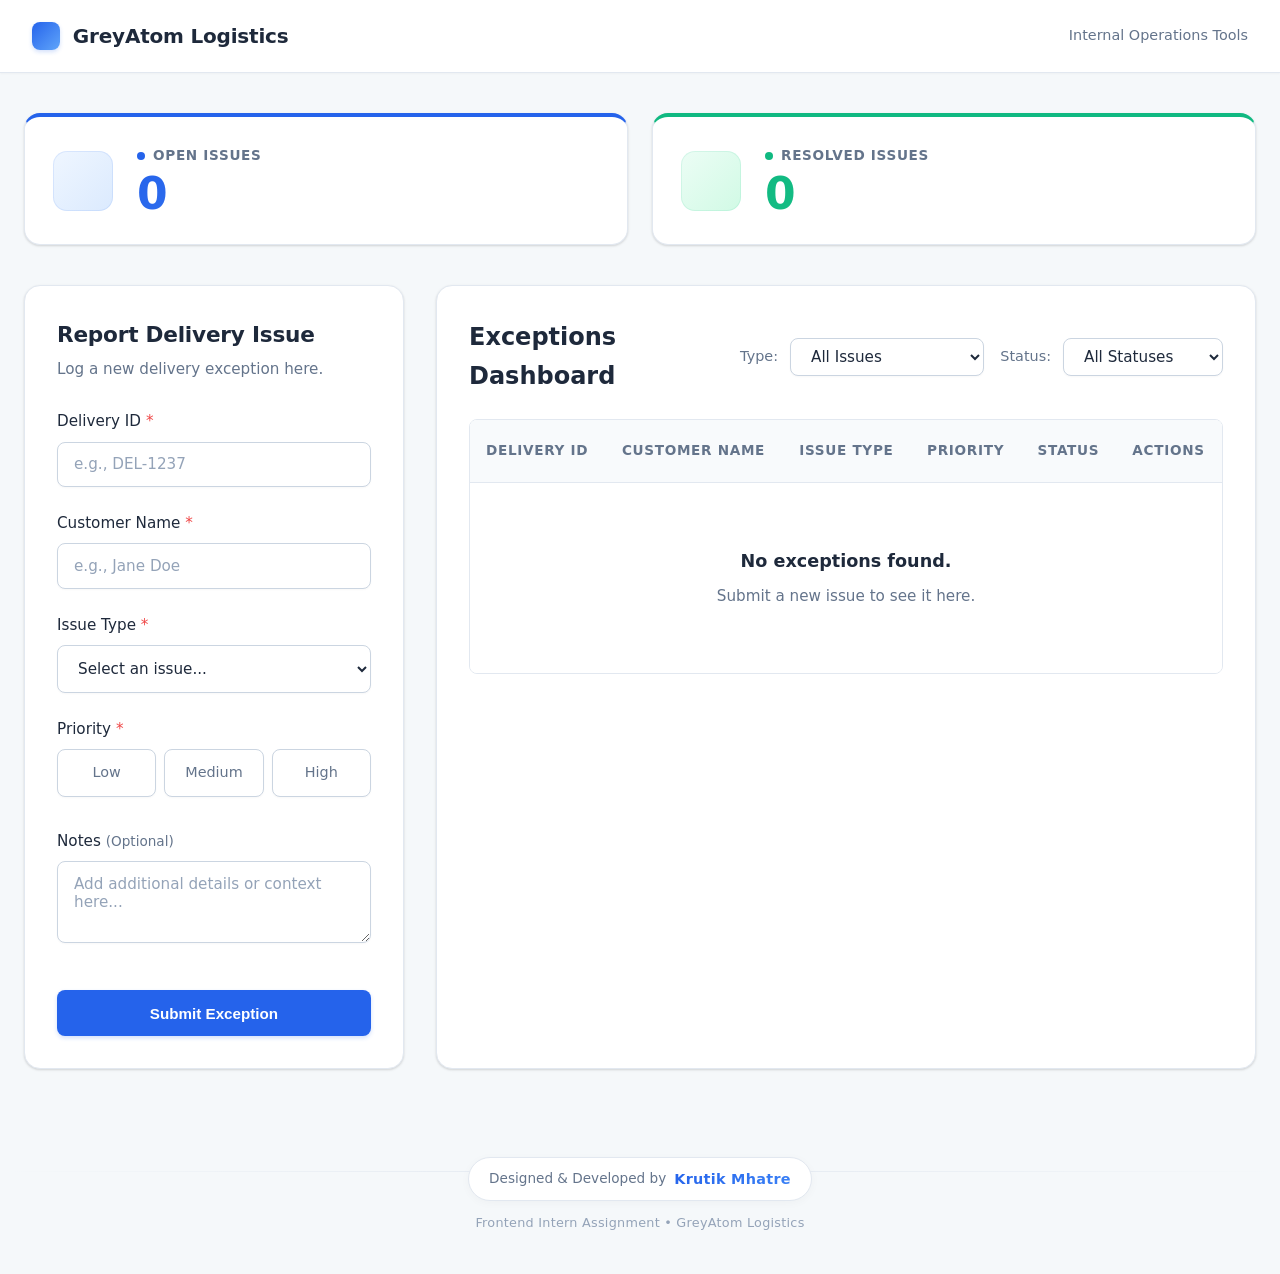
<file: index.html>
<!DOCTYPE html>
<html lang="en">

<head>
    <meta charset="UTF-8">
    <meta name="viewport" content="width=device-width, initial-scale=1.0">
    <title>Delivery Exception Dashboard | GreyAtom Logistics</title>
    <link rel="stylesheet" href="style.css">
</head>

<body>

    <header class="navbar">
        <div class="nav-content">
            <div class="logo-area">
                <div class="logo-icon"></div>
                <h1>GreyAtom Logistics</h1>
            </div>
            <span class="nav-subtitle">Internal Operations Tools</span>
        </div>
    </header>

    <main class="dashboard-container">

        <section class="summary-cards">
            <div class="card open-issues">
                <div class="card-icon blue-icon"></div>
                <div class="card-info">
                    <h3>Open Issues</h3>
                    <p id="open-count">0</p>
                </div>
            </div>

            <div class="card resolved-issues">
                <div class="card-icon green-icon"></div>
                <div class="card-info">
                    <h3>Resolved Issues</h3>
                    <p id="resolved-count">0</p>
                </div>
            </div>
        </section>

        <div class="content-grid">

            <section class="form-section">
                <div class="section-header">
                    <h2>Report Delivery Issue</h2>
                    <p class="subtitle">Log a new delivery exception here.</p>
                </div>

                <form id="exception-form">

                    <div class="form-group">
                        <label for="delivery-id">
                            Delivery ID <span class="required">*</span>
                        </label>

                        <input
                            type="text"
                            id="delivery-id"
                            required
                            pattern="^DEL-\d+$"
                            title="Format must be DEL- followed by numbers (e.g., DEL-1237)"
                            placeholder="e.g., DEL-1237"
                        >
                    </div>

                    <div class="form-group">
                        <label for="customer-name">
                            Customer Name <span class="required">*</span>
                        </label>

                        <input
                            type="text"
                            id="customer-name"
                            required
                            placeholder="e.g., Jane Doe"
                        >
                    </div>

                    <div class="form-group">
                        <label for="issue-type">
                            Issue Type <span class="required">*</span>
                        </label>

                        <select id="issue-type" required>
                            <option value="" disabled selected>Select an issue...</option>
                            <option value="Address Not Found">Address Not Found</option>
                            <option value="Customer Not Available">Customer Not Available</option>
                            <option value="Payment Issue">Payment Issue</option>
                            <option value="Package Damaged">Package Damaged</option>
                        </select>
                    </div>

                    <div class="form-group">
                        <label>
                            Priority <span class="required">*</span>
                        </label>

                        <div class="radio-pill-group">

                            <label class="radio-pill">
                                <input type="radio" name="priority" value="Low" required>
                                <span>Low</span>
                            </label>

                            <label class="radio-pill">
                                <input type="radio" name="priority" value="Medium">
                                <span>Medium</span>
                            </label>

                            <label class="radio-pill">
                                <input type="radio" name="priority" value="High">
                                <span>High</span>
                            </label>

                        </div>
                    </div>

                    <div class="form-group">
                        <label for="notes">
                            Notes <span class="optional">(Optional)</span>
                        </label>

                        <textarea
                            id="notes"
                            rows="3"
                            placeholder="Add additional details or context here..."
                        ></textarea>
                    </div>

                    <button type="submit" class="btn-primary">
                        Submit Exception
                    </button>

                </form>
            </section>

            <section class="table-section">

                <div class="table-header">

                    <div class="table-title">
                        <h2>Exceptions Dashboard</h2>
                    </div>

                    <div class="filters">

                        <div class="filter-group">
                            <label for="filter-type">Type:</label>

                            <select id="filter-type">
                                <option value="All">All Issues</option>
                                <option value="Address Not Found">Address Not Found</option>
                                <option value="Customer Not Available">Customer Not Available</option>
                                <option value="Payment Issue">Payment Issue</option>
                                <option value="Package Damaged">Package Damaged</option>
                            </select>
                        </div>

                        <div class="filter-group">
                            <label for="filter-status">Status:</label>

                            <select id="filter-status">
                                <option value="All">All Statuses</option>
                                <option value="Open">Open</option>
                                <option value="Resolved">Resolved</option>
                            </select>
                        </div>

                    </div>
                </div>

                <div class="table-responsive">

                    <table id="exceptions-table">

                        <thead>
                            <tr>
                                <th>Delivery ID</th>
                                <th>Customer Name</th>
                                <th>Issue Type</th>
                                <th>Priority</th>
                                <th>Status</th>
                                <th>Actions</th>
                            </tr>
                        </thead>

                        <tbody id="table-body">

                            <tr id="empty-state" class="empty-state-row">
                                <td colspan="6">
                                    <div class="empty-state-content">
                                        <p>No exceptions found.</p>
                                        <span>Submit a new issue to see it here.</span>
                                    </div>
                                </td>
                            </tr>

                        </tbody>

                    </table>

                </div>
            </section>

        </div>
    </main>

    <div id="ticket-modal" class="modal-overlay" style="display: none;">

        <div class="modal-content">

            <div class="modal-header">
                <h2>Ticket Details</h2>
                <button id="close-modal" class="btn-close">&times;</button>
            </div>

            <div class="modal-body">

                <div class="detail-group">
                    <span class="detail-label">Delivery ID</span>
                    <strong id="modal-id"></strong>
                </div>

                <div class="detail-group">
                    <span class="detail-label">Customer Name</span>
                    <span id="modal-name"></span>
                </div>

                <div class="detail-group">
                    <span class="detail-label">Issue Type</span>
                    <span id="modal-type"></span>
                </div>

                <div class="detail-group">
                    <span class="detail-label">Priority</span>
                    <span id="modal-priority"></span>
                </div>

                <div class="detail-group">
                    <span class="detail-label">Status</span>
                    <span id="modal-status"></span>
                </div>

                <div class="detail-group full-width">
                    <span class="detail-label">Notes</span>
                    <p id="modal-notes" class="notes-box"></p>
                </div>

            </div>
        </div>
    </div>

    <div id="toast-popup" class="toast-popup toast-success">

        <svg
            xmlns="http://www.w3.org/2000/svg"
            width="20"
            height="20"
            viewBox="0 0 24 24"
            fill="none"
            stroke="currentColor"
            stroke-width="2.5"
            stroke-linecap="round"
            stroke-linejoin="round"
        >
            <path d="M22 11.08V12a10 10 0 1 1-5.93-9.14"></path>
            <polyline points="22 4 12 14.01 9 11.01"></polyline>
        </svg>

        <span id="toast-message">
            Exception submitted successfully!
        </span>

    </div>

    <footer class="site-footer">

        <div class="footer-pill-container">

            <div class="footer-pill">
                <span class="footer-text">Designed & Developed by</span>
                <strong class="author-name">Krutik Mhatre</strong>
            </div>

            <p class="footer-subtext">
                Frontend Intern Assignment &bull; GreyAtom Logistics
            </p>

        </div>

    </footer>

    <script src="script.js"></script>

</body>
</html>
</file>
<file: style.css>
:root {
    --primary-blue: #2563eb;
    --hover-blue: #1d4ed8;

    --bg-main: #f5f8fa;
    --bg-surface: #ffffff;

    --border-light: #e2e8f0;
    --input-border: #cbd5e1;

    --text-main: #1e293b;
    --text-muted: #64748b;

    --success: #10b981;
    --success-bg: #d1fae5;
    --danger: #ef4444;
    --danger-bg: #fee2e2;
    --warning: #f59e0b;
    --warning-bg: #fef3c7;
    --info-bg: #eff6ff;

    --radius-sm: 8px;
    --radius-md: 16px;
    --shadow-sm: 0 1px 3px 0 rgba(0, 0, 0, 0.1), 0 1px 2px 0 rgba(0, 0, 0, 0.06);
    --shadow-md: 0 4px 6px -1px rgba(0, 0, 0, 0.1), 0 2px 4px -1px rgba(0, 0, 0, 0.06);
    --shadow-focus: 0 0 0 4px rgba(37, 99, 235, 0.15);
    --transition: 0.25s ease;
}

* {
    margin: 0;
    padding: 0;
    box-sizing: border-box;
}

body {
    font-family: 'Inter', system-ui, -apple-system, sans-serif;
    background-color: var(--bg-main);
    color: var(--text-main);
    line-height: 1.6;
}

.navbar {
    background-color: var(--bg-surface);
    border-bottom: 1px solid var(--border-light);
    padding: 1.25rem 2rem;
    box-shadow: 0 1px 2px rgba(0, 0, 0, 0.03);
}

.nav-content {
    max-width: 1400px;
    margin: 0 auto;
    display: flex;
    justify-content: space-between;
    align-items: center;
}

.logo-area {
    display: flex;
    align-items: center;
    gap: 0.8rem;
}

.logo-icon {
    width: 28px;
    height: 28px;
    background: linear-gradient(135deg, var(--primary-blue), #60a5fa);
    border-radius: 8px;
    box-shadow: 0 2px 4px rgba(37, 99, 235, 0.2);
}

.navbar h1 {
    font-size: 1.25rem;
    font-weight: 600;
    letter-spacing: -0.01em;
}

.nav-subtitle {
    color: var(--text-muted);
    font-size: 0.9rem;
    font-weight: 500;
}

.dashboard-container {
    max-width: 1400px;
    margin: 2.5rem auto;
    padding: 0 1.5rem;
}

.card, .form-section, .table-section {
    background: var(--bg-surface);
    border-radius: var(--radius-md);
    box-shadow: var(--shadow-sm);
    border: 1px solid var(--border-light);
    transition: box-shadow var(--transition), transform var(--transition);
}

.summary-cards {
    display: flex;
    gap: 1.5rem;
    margin-bottom: 2.5rem;
}

.card {
    padding: 1.75rem;
    flex: 1;
    display: flex;
    align-items: center;
    gap: 1.5rem;
    position: relative;
    overflow: hidden;
}

.open-issues {
    border-top: 4px solid var(--primary-blue);
}

.resolved-issues {
    border-top: 4px solid var(--success);
}

.card:hover {
    transform: translateY(-2px);
    box-shadow: var(--shadow-md);
}

.card-icon {
    width: 60px;
    height: 60px;
    border-radius: 14px;
    display: flex;
    align-items: center;
    justify-content: center;
}

.blue-icon {
    background: linear-gradient(135deg, #eff6ff, #dbeafe);
    box-shadow: inset 0 0 0 1px rgba(37, 99, 235, 0.1);
}

.green-icon {
    background: linear-gradient(135deg, #ecfdf5, #d1fae5);
    box-shadow: inset 0 0 0 1px rgba(16, 185, 129, 0.1);
}

.card-info {
    flex: 1;
}

.card-info h3 {
    font-size: 0.85rem;
    color: var(--text-muted);
    font-weight: 600;
    text-transform: uppercase;
    letter-spacing: 0.05em;
    display: flex;
    align-items: center;
    gap: 0.5rem;
}

.open-issues h3::before {
    content: '';
    display: inline-block;
    width: 8px;
    height: 8px;
    background-color: var(--primary-blue);
    border-radius: 50%;
    animation: pulse-live 2s infinite;
}

.resolved-issues h3::before {
    content: '';
    display: inline-block;
    width: 8px;
    height: 8px;
    background-color: var(--success);
    border-radius: 50%;
}

@keyframes pulse-live {
    0% {
        box-shadow: 0 0 0 0 rgba(37, 99, 235, 0.4);
    }

    70% {
        box-shadow: 0 0 0 6px rgba(37, 99, 235, 0);
    }

    100% {
        box-shadow: 0 0 0 0 rgba(37, 99, 235, 0);
    }
}

.card-info p {
    font-size: 2.75rem;
    font-weight: 800;
    line-height: 1;
    margin-top: 0.35rem;
}

.open-issues p {
    background: linear-gradient(135deg, var(--primary-blue), #60a5fa);
    -webkit-background-clip: text;
    -webkit-text-fill-color: transparent;
}

.resolved-issues p {
    background: linear-gradient(135deg, var(--success), #34d399);
    -webkit-background-clip: text;
    -webkit-text-fill-color: transparent;
}

.content-grid {
    display: grid;
    grid-template-columns: 380px 1fr;
    gap: 2rem;
}

.form-section,
.table-section {
    padding: 2rem;
}

.section-header {
    margin-bottom: 1.75rem;
}

.section-header h2 {
    font-size: 1.35rem;
    font-weight: 600;
    letter-spacing: -0.01em;
}

.subtitle {
    color: var(--text-muted);
    font-size: 0.95rem;
    margin-top: 0.25rem;
}

.form-group {
    margin-bottom: 1.5rem;
}

.form-group label {
    display: block;
    margin-bottom: 0.5rem;
    font-weight: 500;
    font-size: 0.95rem;
}

.required {
    color: var(--danger);
}

.optional {
    color: var(--text-muted);
    font-weight: 400;
    font-size: 0.85rem;
}

input[type="text"],
select,
textarea {
    width: 100%;
    padding: 0.8rem 1rem;
    border: 1px solid var(--input-border);
    border-radius: var(--radius-sm);
    font-size: 0.95rem;
    transition: all var(--transition);
    font-family: inherit;
    background-color: var(--bg-surface);
    color: var(--text-main);
    box-shadow: 0 1px 2px rgba(0, 0, 0, 0.03);
}

input[type="text"]::placeholder,
textarea::placeholder {
    color: #94a3b8;
}

input[type="text"]:hover,
select:hover,
textarea:hover {
    border-color: #94a3b8;
}

input[type="text"]:focus,
select:focus,
textarea:focus {
    outline: none;
    border-color: var(--primary-blue);
    background-color: var(--bg-surface);
    box-shadow: var(--shadow-focus);
}

.radio-pill-group {
    display: flex;
    gap: 0.5rem;
}

.radio-pill {
    flex: 1;
    position: relative;
    cursor: pointer;
}

.radio-pill input {
    position: absolute;
    opacity: 0;
}

.radio-pill span {
    display: block;
    text-align: center;
    padding: 0.7rem;
    border: 1px solid var(--input-border);
    border-radius: var(--radius-sm);
    font-size: 0.9rem;
    font-weight: 500;
    transition: all var(--transition);
    background-color: var(--bg-surface);
    color: var(--text-muted);
    box-shadow: 0 1px 2px rgba(0, 0, 0, 0.03);
}

.radio-pill:hover span {
    border-color: #94a3b8;
}

.radio-pill input:checked + span {
    background-color: var(--info-bg);
    border-color: var(--primary-blue);
    color: var(--primary-blue);
    font-weight: 600;
}

.radio-pill input:focus-visible + span {
    box-shadow: var(--shadow-focus);
}

button {
    cursor: pointer;
    border: none;
    border-radius: var(--radius-sm);
    padding: 0.7rem 1.25rem;
    font-size: 0.95rem;
    font-weight: 500;
    transition: all var(--transition);
}

button:focus-visible {
    outline: none;
    box-shadow: var(--shadow-focus);
}

button:active:not(:disabled) {
    transform: scale(0.98);
}

.btn-primary {
    background-color: var(--primary-blue);
    color: white;
    width: 100%;
    padding: 0.9rem;
    margin-top: 1rem;
    font-weight: 600;
    box-shadow: 0 2px 4px rgba(37, 99, 235, 0.2);
}

.btn-primary:hover {
    background-color: var(--hover-blue);
    box-shadow: 0 4px 6px rgba(37, 99, 235, 0.3);
}

.btn-view {
    background-color: var(--info-bg);
    color: var(--primary-blue);
    margin-right: 0.5rem;
}

.btn-view:hover {
    background-color: #dbeafe;
}

.btn-resolve {
    background-color: var(--success);
    color: white;
    margin-right: 0.5rem;
}

.btn-resolve:hover:not(:disabled) {
    background-color: #059669;
}

.btn-resolve:disabled {
    background-color: #f1f5f9;
    color: #94a3b8;
    cursor: not-allowed;
}

.btn-delete {
    background-color: transparent;
    color: var(--danger);
    border: 1px solid #fca5a5;
}

.btn-delete:hover {
    background-color: var(--danger-bg);
    border-color: var(--danger);
}

.table-header {
    display: flex;
    justify-content: space-between;
    align-items: center;
    margin-bottom: 1.5rem;
}

.filters {
    display: flex;
    gap: 1rem;
}

.filter-group {
    display: flex;
    align-items: center;
    gap: 0.75rem;
}

.filter-group label {
    font-size: 0.9rem;
    font-weight: 500;
    color: var(--text-muted);
}

.filter-group select {
    padding: 0.5rem 2rem 0.5rem 1rem;
    min-width: 160px;
    border: 1px solid var(--input-border);
    border-radius: var(--radius-sm);
    background-color: var(--bg-surface);
    box-shadow: 0 1px 2px rgba(0, 0, 0, 0.03);
}

.filter-group select:hover {
    border-color: #94a3b8;
}

.table-responsive {
    overflow-x: auto;
    border-radius: var(--radius-sm);
    border: 1px solid var(--border-light);
}

table {
    width: 100%;
    border-collapse: collapse;
    background-color: var(--bg-surface);
}

th,
td {
    padding: 1.25rem 1rem;
    text-align: left;
    border-bottom: 1px solid var(--border-light);
    vertical-align: middle;
}

th {
    background-color: #f8fafc;
    font-weight: 600;
    font-size: 0.85rem;
    color: var(--text-muted);
    text-transform: uppercase;
    letter-spacing: 0.05em;
}

tbody tr:not(.empty-state-row) {
    transition: background-color var(--transition);
}

tbody tr:not(.empty-state-row):hover {
    background-color: #f8fafc;
}

.empty-state-row td {
    text-align: center;
    padding: 4rem 1rem;
    border-bottom: none;
}

.empty-state-content p {
    font-weight: 600;
    color: var(--text-main);
    margin-bottom: 0.5rem;
    font-size: 1.1rem;
}

.empty-state-content span {
    font-size: 0.95rem;
    color: var(--text-muted);
}

.badge {
    display: inline-block;
    padding: 0.35rem 0.85rem;
    border-radius: 9999px;
    font-size: 0.8rem;
    font-weight: 600;
}

.badge-High {
    background-color: var(--danger-bg);
    color: #b91c1c;
}

.badge-Medium {
    background-color: var(--warning-bg);
    color: #b45309;
}

.badge-Low {
    background-color: var(--info-bg);
    color: var(--primary-blue);
}

.badge-Open {
    background-color: #f1f5f9;
    color: var(--text-muted);
}

.badge-Resolved {
    background-color: var(--success-bg);
    color: #047857;
}

.resolved-row td {
    background-color: #f8fafc;
    color: var(--text-muted);
}

.resolved-row td:first-child strong {
    color: #94a3b8;
    text-decoration: line-through;
}

.resolved-row .badge-High,
.resolved-row .badge-Medium,
.resolved-row .badge-Low {
    opacity: 0.6;
}

.modal-overlay {
    position: fixed;
    top: 0;
    left: 0;
    right: 0;
    bottom: 0;
    background-color: rgba(15, 23, 42, 0.4);
    backdrop-filter: blur(4px);
    display: flex;
    align-items: center;
    justify-content: center;
    z-index: 1000;
    animation: fadeIn 0.2s ease-out;
}

.modal-content {
    background: var(--bg-surface);
    border-radius: var(--radius-md);
    width: 100%;
    max-width: 550px;
    box-shadow: 0 20px 25px -5px rgba(0, 0, 0, 0.1), 0 10px 10px -5px rgba(0, 0, 0, 0.04);
    border: 1px solid var(--border-light);
    overflow: hidden;
    animation: slideUp 0.3s cubic-bezier(0.16, 1, 0.3, 1);
}

.modal-header {
    display: flex;
    justify-content: space-between;
    align-items: center;
    padding: 1.5rem;
    border-bottom: 1px solid var(--border-light);
    background: var(--bg-main);
}

.modal-header h2 {
    font-size: 1.25rem;
    font-weight: 600;
}

.btn-close {
    background: transparent;
    border: none;
    font-size: 1.75rem;
    color: var(--text-muted);
    padding: 0;
    box-shadow: none;
    line-height: 1;
}

.btn-close:hover {
    color: var(--danger);
    transform: scale(1.1);
}

.modal-body {
    padding: 1.5rem;
    display: grid;
    grid-template-columns: 1fr 1fr;
    gap: 1.5rem;
}

.detail-group {
    display: flex;
    flex-direction: column;
    gap: 0.35rem;
}

.detail-group.full-width {
    grid-column: span 2;
}

.detail-label {
    font-size: 0.75rem;
    color: var(--text-muted);
    text-transform: uppercase;
    letter-spacing: 0.05em;
    font-weight: 700;
}

.detail-group span,
.detail-group strong {
    font-size: 1rem;
    color: var(--text-main);
}

.notes-box {
    background: var(--bg-main);
    padding: 1rem;
    border-radius: var(--radius-sm);
    border: 1px solid var(--border-light);
    font-size: 0.95rem;
    min-height: 80px;
    color: var(--text-main);
}

@keyframes fadeIn {
    from {
        opacity: 0;
    }

    to {
        opacity: 1;
    }
}

@keyframes slideUp {
    from {
        opacity: 0;
        transform: translateY(20px);
    }

    to {
        opacity: 1;
        transform: translateY(0);
    }
}

.toast-popup {
    visibility: hidden;
    position: fixed;
    bottom: 30px;
    right: 30px;
    color: white;
    padding: 1rem 1.5rem;
    border-radius: var(--radius-sm);
    display: flex;
    align-items: center;
    gap: 0.75rem;
    z-index: 2000;
    font-weight: 600;
    font-size: 0.95rem;
    opacity: 0;
    transform: translateY(50px) scale(0.95);
    transition: all 0.4s cubic-bezier(0.175, 0.885, 0.32, 1.275);
}

.toast-success {
    background-color: var(--success);
    box-shadow: 0 10px 15px -3px rgba(16, 185, 129, 0.3), 0 4px 6px -2px rgba(16, 185, 129, 0.15);
}

.toast-danger {
    background-color: var(--danger);
    box-shadow: 0 10px 15px -3px rgba(239, 68, 68, 0.3), 0 4px 6px -2px rgba(239, 68, 68, 0.15);
}

.toast-popup.show {
    visibility: visible;
    opacity: 1;
    transform: translateY(0) scale(1);
}

.site-footer {
    display: flex;
    justify-content: center;
    padding: 3rem 1rem 2.5rem;
    position: relative;
    margin-top: 1rem;
}

.site-footer::before {
    content: '';
    position: absolute;
    top: 3.9rem;
    left: 0;
    right: 0;
    height: 1px;
    background: linear-gradient(90deg, transparent, var(--border-light), transparent);
    z-index: 0;
}

.footer-pill-container {
    display: flex;
    flex-direction: column;
    align-items: center;
    gap: 0.75rem;
    position: relative;
    z-index: 1;
}

.footer-pill {
    display: inline-flex;
    align-items: center;
    gap: 0.5rem;
    background: var(--bg-surface);
    padding: 0.6rem 1.25rem;
    border-radius: 9999px;
    box-shadow: 0 2px 10px rgba(0, 0, 0, 0.03);
    border: 1px solid var(--border-light);
    transition: transform var(--transition), box-shadow var(--transition);
}

.footer-pill:hover {
    transform: translateY(-3px);
    box-shadow: 0 8px 16px rgba(37, 99, 235, 0.08);
    border-color: #cbd5e1;
}

.footer-text {
    color: var(--text-muted);
    font-size: 0.85rem;
    font-weight: 500;
}

.author-name {
    font-size: 0.9rem;
    font-weight: 700;
    letter-spacing: 0.02em;
    background: linear-gradient(135deg, var(--primary-blue), #3b82f6);
    -webkit-background-clip: text;
    -webkit-text-fill-color: transparent;
}

.footer-subtext {
    font-size: 0.8rem;
    color: #94a3b8;
    font-weight: 500;
    letter-spacing: 0.02em;
    background-color: var(--bg-main);
    padding: 0 0.5rem;
}

@media (min-width: 2560px) {
    html {
        font-size: 20px;
    }

    .dashboard-container,
    .nav-content {
        max-width: 2000px;
    }

    .content-grid {
        gap: 3.5rem;
        grid-template-columns: 480px 1fr;
    }

    .summary-cards {
        gap: 2.5rem;
    }

    .card-icon {
        width: 72px;
        height: 72px;
        border-radius: 18px;
    }

    .logo-icon {
        width: 32px;
        height: 32px;
        border-radius: 10px;
    }
}
</file>
